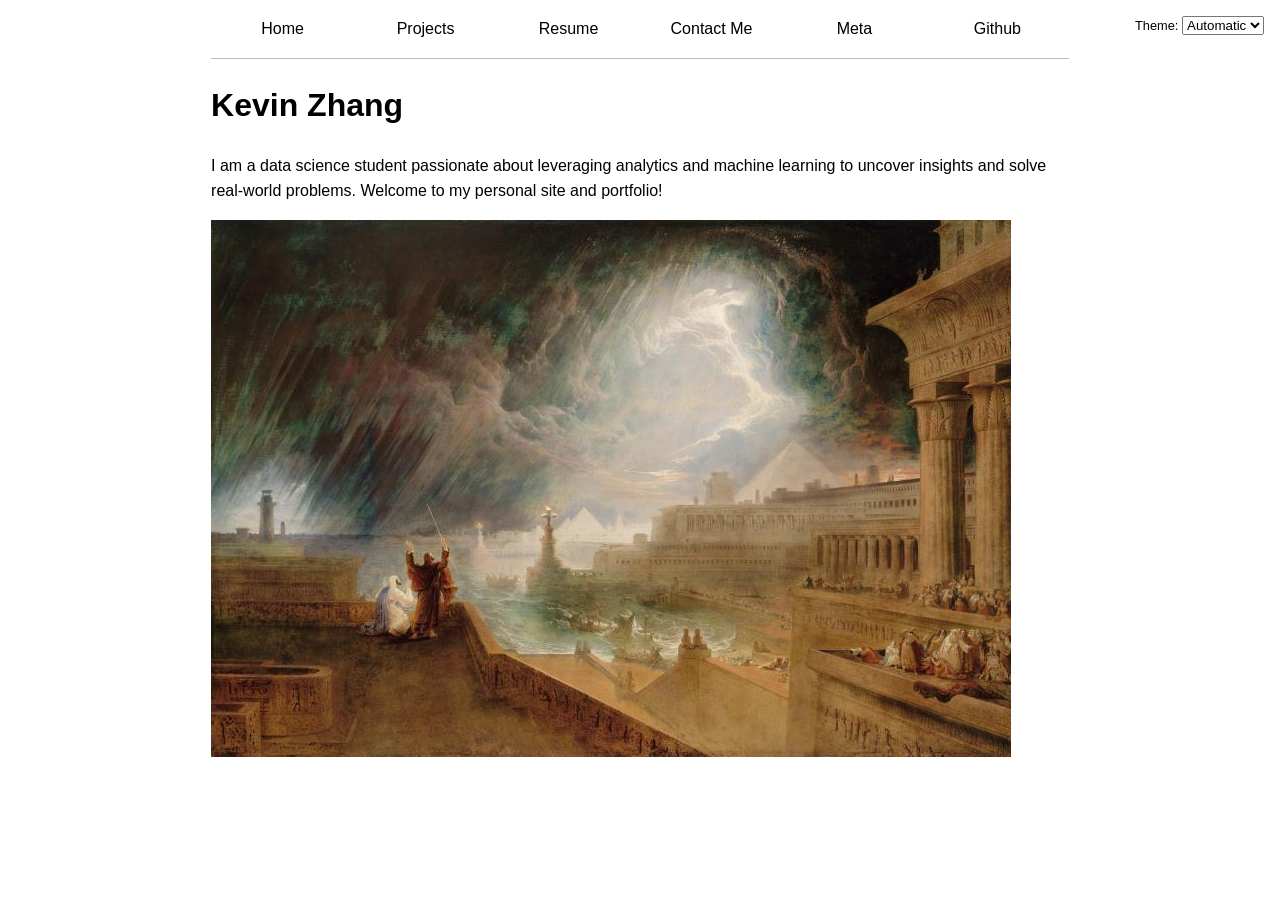
<file: index.html>
<!DOCTYPE html>
<html lang="en" class = "home">
<head>
    <meta charset="UTF-8">
    <meta name="viewport" content="width=device-width, initial-scale=1.0">
    <title>Kevin Zhang: Personal Site and Portfolio</title>
    <link rel="stylesheet" href="styles.css">
    <script type="module" src="global.js"></script>
    <style>
        /* Root styles */
        :root {
            --color-accent: oklch(65% 50% 0); /* Accent color */
            --color-border: oklch(80% 3% 200); /* Cool gray for borders */
        }

        body {
            font-family: Arial, sans-serif;
            line-height: 1.6;
            max-width: 100ch;
            margin-inline: max(1em, (100% - 100ch) / 2);
            padding-inline: 1em;
        }

        nav {
            display: flex; /* Enable Flexbox */
            justify-content: space-between; /* Space out links evenly */
            margin-bottom: 1em;
            border-bottom: 1px solid var(--color-border); /* Bottom border */
            padding-bottom: 0.5em;
        }

        nav a {
            flex: 1; /* Make links take equal space */
            text-align: center; /* Center text in each link */
            text-decoration: none; /* Remove underline */
            color: inherit; /* Use the same text color as parent */
            padding: 0.5em; /* Add spacing around links */
        }

        nav a:hover {
            border-bottom: 0.4em solid var(--color-accent); /* Accent color on hover */
        }

        .current {
            border-bottom: 0.4em solid var(--color-border); /* Thicker border for current page */
            padding-bottom: 0.1em; /* Adjust padding to counter border height */
        }
    </style>
</head>
<body>
    <h1>Kevin Zhang</h1>

    <p>I am a data science student passionate about leveraging analytics and 
        machine learning to uncover insights and solve real-world problems. Welcome to my personal site and portfolio!</p>
    <img src="images/plague.jpg" alt="A depiction of the seventh plague from the Book of Exodus">
</body>
</html>
</file>
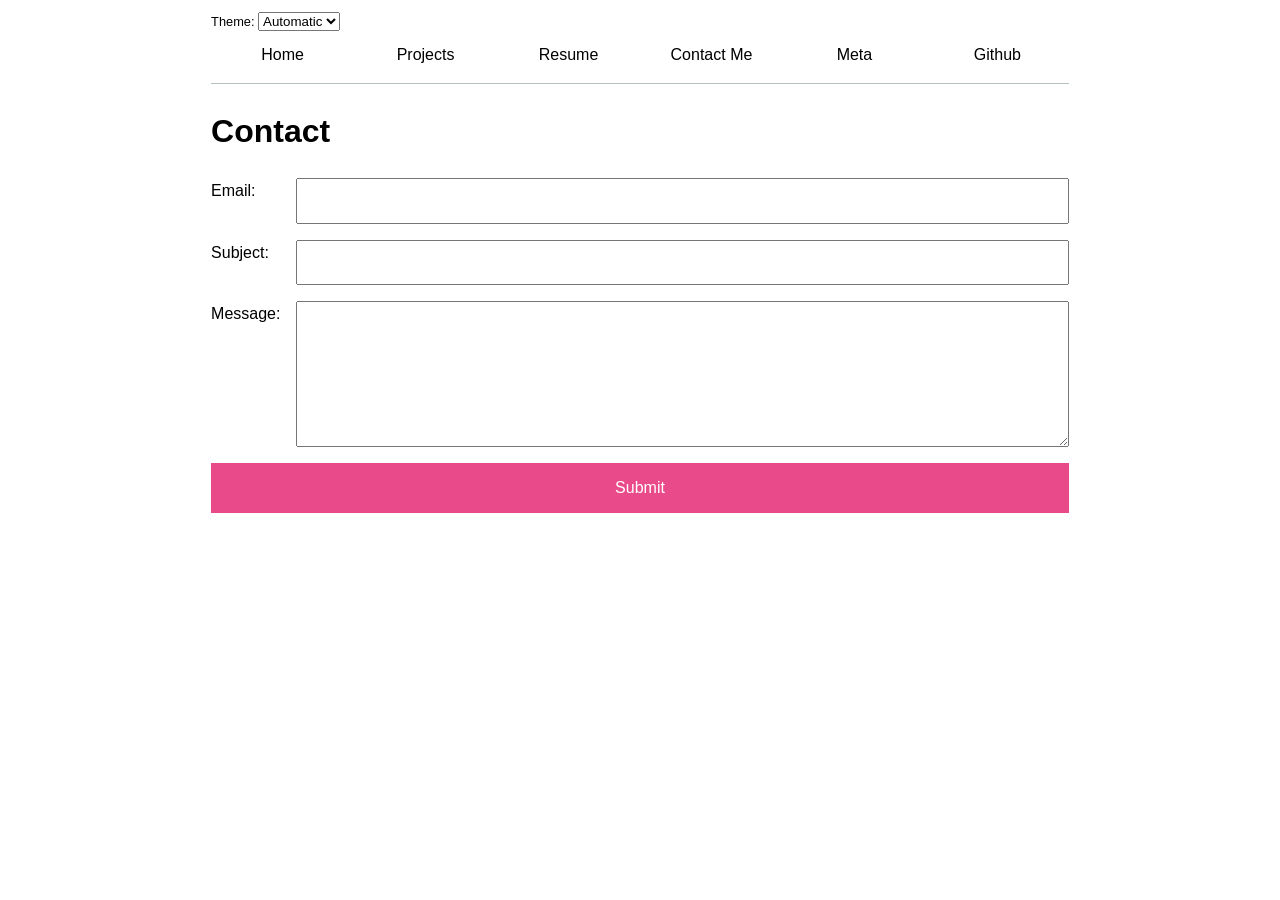
<file: contact/index.html>
<!DOCTYPE html>
<html lang="en">
<head>
    <meta charset="UTF-8">
    <meta name="viewport" content="width=device-width, initial-scale=1.0">
    <title>Contact</title>
    <link rel="stylesheet" href="../styles.css">
    <script type="module" src="../global.js"></script>
    <style>
        /* Root styles */
        :root {
            --color-accent: oklch(65% 50% 0); /* Accent color */
            --color-border: oklch(80% 3% 200); /* Cool gray for borders */
        }

        body {
            font-family: Arial, sans-serif;
            line-height: 1.6;
            max-width: 100ch;
            margin-inline: max(1em, (100% - 100ch) / 2);
            padding-inline: 1em;
        }

        nav {
            display: flex; /* Enable Flexbox */
            justify-content: space-between; /* Space out links evenly */
            margin-bottom: 1em;
            border-bottom: 1px solid var(--color-border); /* Bottom border */
            padding-bottom: 0.5em;
        }

        nav a {
            flex: 1; /* Make links take equal space */
            text-align: center; /* Center text in each link */
            text-decoration: none; /* Remove underline */
            color: inherit; /* Use the same text color as parent */
            padding: 0.5em; /* Add spacing around links */
        }

        nav a:hover {
            border-bottom: 0.4em solid var(--color-accent); /* Accent color on hover */
        }

        .current {
            border-bottom: 0.4em solid var(--color-border); /* Thicker border for current page */
            padding-bottom: 0.1em; /* Adjust padding to counter border height */
        }

        form {
            display: grid; /* Enable grid layout */
            grid-template-columns: auto 1fr; /* Two columns: label and input field */
            gap: 1em; /* Spacing between elements */
            max-width: 100%; /* Ensure it adapts to the container */
            box-sizing: border-box;
        }

        label {
            display: contents; /* Let label text and input field align with the grid */
        }

        input, textarea, button {
            font: inherit; /* Match the font with the rest of the page */
            width: 100%; /* Full width for inputs and text areas */
            padding: 0.5em; /* Add padding for better usability */
            box-sizing: border-box; /* Ensure padding and border are included in width */
        }

        button {
            grid-column: 1 / -1; /* Span the button across both columns */
            padding: 0.75em; /* Additional padding for larger buttons */
            background-color: var(--color-accent);
            color: white;
            border: none;
            cursor: pointer;
        }

        button:hover {
            background-color: var(--color-border); /* Subtle hover effect */
        }

        .color-scheme {
            position: relative; /* Position relative to <body> */
            top: 1rem; /* Offset from the top */
            right: 1rem; /* Offset from the right */
            font-size: 80%; /* Consistent font size */
            font-family: inherit; /* Match the font of the page */
        }

    </style>
</head>
<body>
    <h1>Contact</h1>
    
    <form action="mailto:your_email@example.com" method="POST" enctype="text/plain">
        <label for="email">Email:</label>
        <input type="email" id="email" name="email" required>

        <label for="subject">Subject:</label>
        <input type="text" id="subject" name="subject" required>

        <label for="body">Message:</label>
        <textarea id="body" name="body" rows="5" cols="30" required></textarea>

        <button type="submit">Submit</button>
    </form>
</body>
</html>
</file>
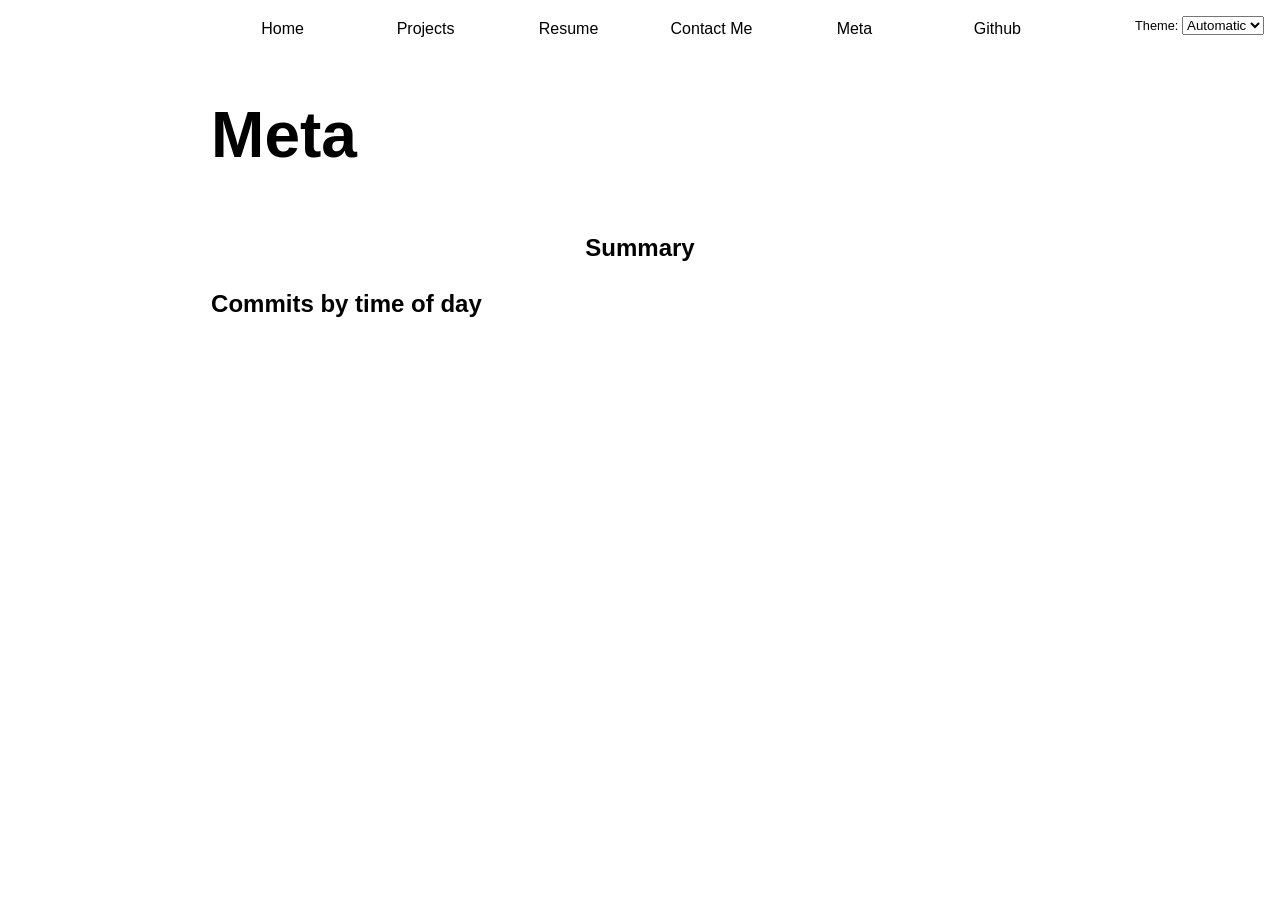
<file: meta/index.html>
<!DOCTYPE html>
<html lang="en">
<head>
    <meta charset="UTF-8">
    <meta name="viewport" content="width=device-width, initial-scale=1.0">
    <title>Meta</title>
    <link rel="stylesheet" href="../styles.css">
    <script src="https://d3js.org/d3.v7.min.js"></script>
    <script type="module" src="../global.js"></script>
    <script type="module" src="main.js"></script>

    <style>
        /* General styles for body */
        body {
            font-family: Arial, sans-serif;
            line-height: 1.6;
            max-width: 100ch;
            margin-inline: max(1em, (100% - 100ch) / 2);
            padding-inline: 1em;
        }

        /* Navigation bar styles */
        nav {
            display: flex;
            justify-content: space-between;
            margin-bottom: 1em;
            border-bottom: 1px solid var(--color-border); /* Use CSS variable */
            padding-bottom: 0.5em;
        }


        nav a {
            flex: 1;
            text-align: center;
            text-decoration: none;
            color: inherit;
            padding: 0.5em;
        }

        nav a:hover {
            border-bottom: 0.4em solid #f06;
        }

        .current {
            border-bottom: 0.4em solid #ccc;
            padding-bottom: 0.1em;
        }

        /* Headings */
        h1 {
            font-size: 400%; /* Make h1 significantly larger */
            margin-bottom: 1em;
            line-height: 1.1;
            text-wrap: balance;
        }

        h2 {
            font-size: 1.5em;
            margin: 0;
            line-height: 1.1;
            text-wrap: balance;
        }

        /* Projects grid layout */
        .projects {
            display: grid;
            grid-template-columns: repeat(auto-fill, minmax(15em, 1fr)); /* Responsive grid */
            gap: 1em; /* Space between articles */
        }

        .projects article {
            display: grid; /* Subgrid layout for article content */
            grid-template-rows: subgrid;
            grid-row: span 3; /* Each article spans 3 rows */
            background-color: #f9f9f9;
            padding: 1em;
            border: 1px solid #ccc;
            border-radius: 8px;
            box-sizing: border-box;
        }

        .projects img {
            max-width: 100%; /* Ensure images fit within their containers */
            height: auto;
            margin-bottom: 0.5em;
        }

        .projects p {
            margin: 0;
        }
    </style>
</head>
<body>
    <header>
        <h1>Meta</h1>
    </header>

    <div id="stats" class="summary-container">
        <h2>Summary</h2>
        <div class="summary-grid"></div>
      </div>
    
    <h2>Commits by time of day</h2>
    <div id="chart"></div>

    <dl id="commit-tooltip" class="tooltip">
        <dt>Commit</dt>
        <dd>
          <a href="" id="commit-link" target="_blank"></a>
        </dd>
      
        <dt>Date</dt>
        <dd id="commit-date"></dd>
      
        <dt>Time</dt>
        <dd id="commit-time"></dd>
      
        <dt>Author</dt>
        <dd id="commit-author"></dd>
      
        <dt>Lines Edited</dt>
        <dd id="commit-lines"></dd>
      </dl>
    
      <div id="selection-count"></div>
      <div id="language-breakdown"></div>
      


</body>
</html>
</file>
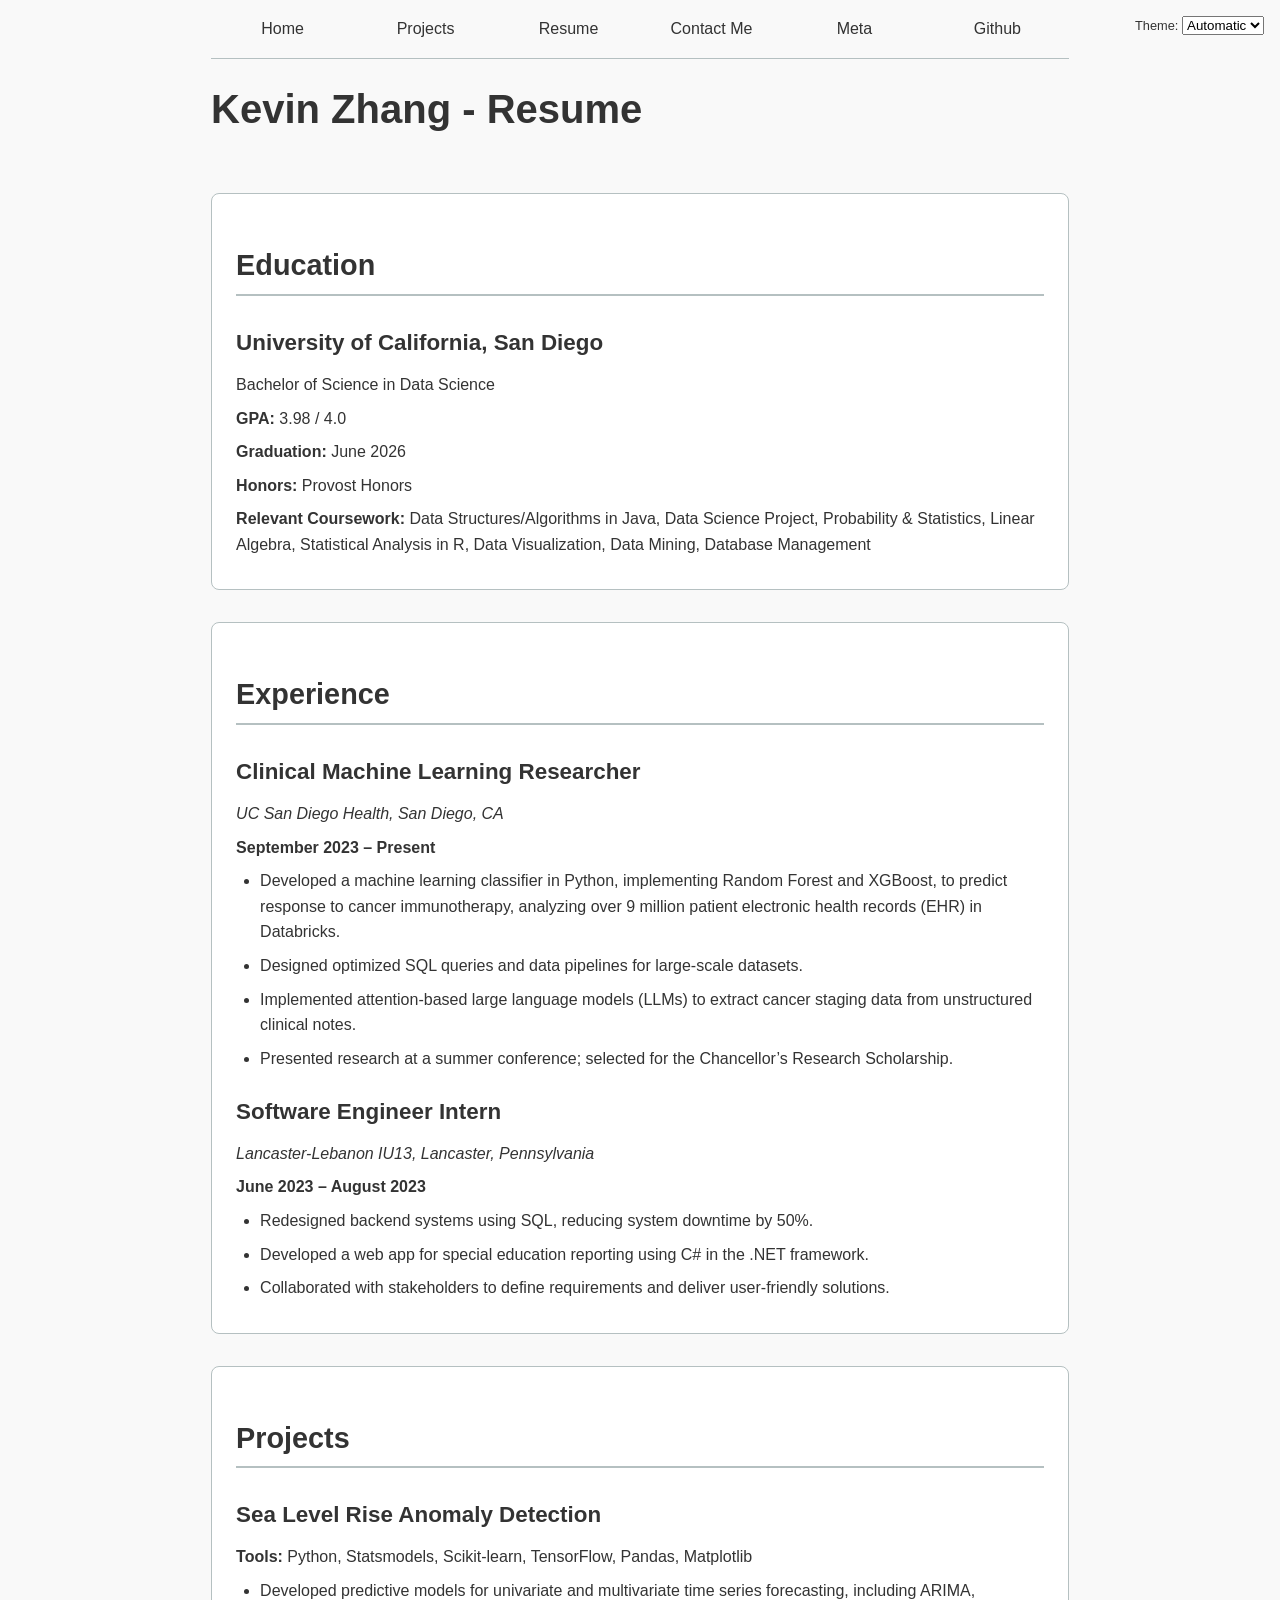
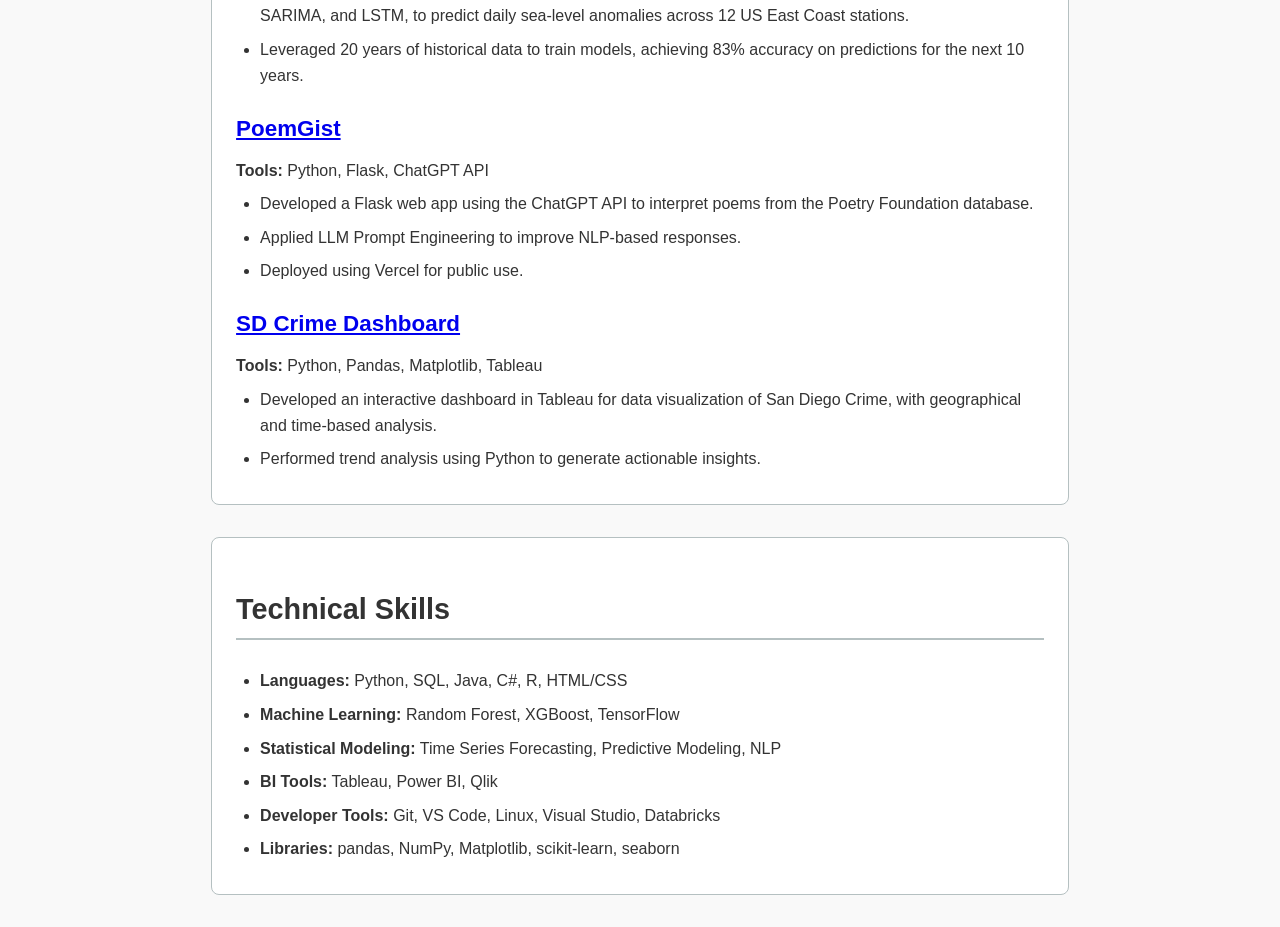
<file: resume/index.html>
<!DOCTYPE html>
<html lang="en">
<head>
    <meta charset="UTF-8">
    <meta name="viewport" content="width=device-width, initial-scale=1.0">
    <title>Resume</title>
    <link rel="stylesheet" href="../styles.css">
    <script type="module" src="../global.js"></script>
    <style>
        /* Root styles */
        :root {
            --color-accent: oklch(65% 50% 0); /* Accent color */
            --color-border: oklch(80% 3% 200); /* Cool gray for borders */
            --color-background: #f9f9f9; /* Light background color */
        }

        body {
            font-family: Arial, sans-serif;
            line-height: 1.6;
            max-width: 100ch;
            margin-inline: max(1em, (100% - 100ch) / 2);
            padding-inline: 1em;
            background-color: var(--color-background);
            color: #333;
        }

        /* Navigation bar styles */
        nav {
            display: flex; /* Enable Flexbox */
            justify-content: space-between; /* Space out links evenly */
            margin-bottom: 1em;
            border-bottom: 1px solid var(--color-border); /* Bottom border */
            padding-bottom: 0.5em;
        }

        nav a {
            flex: 1; /* Make links take equal space */
            text-align: center; /* Center text in each link */
            text-decoration: none; /* Remove underline */
            color: inherit; /* Use the same text color as parent */
            padding: 0.5em; /* Add spacing around links */
        }

        nav a:hover {
            border-bottom: 0.4em solid var(--color-accent); /* Accent color on hover */
        }

        .current {
            border-bottom: 0.4em solid var(--color-border); /* Thicker border for current page */
            padding-bottom: 0.1em; /* Adjust padding to counter border height */
        }

        /* Section and headings */
        main section {
            margin-bottom: 2em;
            background: white;
            padding: 1.5em;
            border-radius: 8px;
            border: 1px solid var(--color-border);
        }

        h1 {
            font-size: 2.5em;
            margin-bottom: 1.5em;
            line-height: 1.2;
        }

        h2 {
            font-size: 1.8em;
            border-bottom: 2px solid var(--color-border);
            padding-bottom: 0.2em;
            margin-bottom: 1em;
        }

        h3 {
            font-size: 1.4em;
            margin-bottom: 0.5em;
        }

        p, ul {
            margin: 0.5em 0;
        }

        ul {
            padding-left: 1.5em;
            list-style-type: disc;
        }

        li {
            margin-bottom: 0.5em;
        }
    </style>
</head>
<body>
    <h1>Kevin Zhang - Resume</h1>

    <main>
        <section>
            <header>
                <h2>Education</h2>
            </header>
            <article>
                <h3>University of California, San Diego</h3>
                <p>Bachelor of Science in Data Science</p>
                <p><strong>GPA:</strong> 3.98 / 4.0</p>
                <p><strong>Graduation:</strong> June 2026</p>
                <p><strong>Honors:</strong> Provost Honors</p>
                <p><strong>Relevant Coursework:</strong> Data Structures/Algorithms in Java, Data Science Project, Probability & Statistics, Linear Algebra, Statistical Analysis in R, Data Visualization, Data Mining, Database Management</p>
            </article>
        </section>

        <section>
            <header>
                <h2>Experience</h2>
            </header>
            <article>
                <h3>Clinical Machine Learning Researcher</h3>
                <p><em>UC San Diego Health, San Diego, CA</em></p>
                <p><strong>September 2023 – Present</strong></p>
                <ul>
                    <li>Developed a machine learning classifier in Python, implementing Random Forest and XGBoost, to predict response to cancer immunotherapy, analyzing over 9 million patient electronic health records (EHR) in Databricks.</li>
                    <li>Designed optimized SQL queries and data pipelines for large-scale datasets.</li>
                    <li>Implemented attention-based large language models (LLMs) to extract cancer staging data from unstructured clinical notes.</li>
                    <li>Presented research at a summer conference; selected for the Chancellor’s Research Scholarship.</li>
                </ul>
            </article>
            <article>
                <h3>Software Engineer Intern</h3>
                <p><em>Lancaster-Lebanon IU13, Lancaster, Pennsylvania</em></p>
                <p><strong>June 2023 – August 2023</strong></p>
                <ul>
                    <li>Redesigned backend systems using SQL, reducing system downtime by 50%.</li>
                    <li>Developed a web app for special education reporting using C# in the .NET framework.</li>
                    <li>Collaborated with stakeholders to define requirements and deliver user-friendly solutions.</li>
                </ul>
            </article>
        </section>

        <section>
            <header>
                <h2>Projects</h2>
            </header>
            <article>
                <h3>Sea Level Rise Anomaly Detection</h3>
                <p><strong>Tools:</strong> Python, Statsmodels, Scikit-learn, TensorFlow, Pandas, Matplotlib</p>
                <ul>
                    <li>Developed predictive models for univariate and multivariate time series forecasting, including ARIMA, SARIMA, and LSTM, to predict daily sea-level anomalies across 12 US East Coast stations.</li>
                    <li>Leveraged 20 years of historical data to train models, achieving 83% accuracy on predictions for the next 10 years.</li>
                </ul>
            </article>
            <article>
                <h3><a href="https://poem-gist.vercel.app/">PoemGist</a></h3>
                <p><strong>Tools:</strong> Python, Flask, ChatGPT API</p>
                <ul>
                    <li>Developed a Flask web app using the ChatGPT API to interpret poems from the Poetry Foundation database.</li>
                    <li>Applied LLM Prompt Engineering to improve NLP-based responses.</li>
                    <li>Deployed using Vercel for public use.</li>
                </ul>
            </article>
            <article>
                <h3><a href="https://public.tableau.com/app/profile/sarah.he8574/viz/SanDiegoCrimeAnalysis_17214224864360/SanDiegoCrimeAnalysis">SD Crime Dashboard</a></h3>
                <p><strong>Tools:</strong> Python, Pandas, Matplotlib, Tableau</p>
                <ul>
                    <li>Developed an interactive dashboard in Tableau for data visualization of San Diego Crime, with geographical and time-based analysis.</li>
                    <li>Performed trend analysis using Python to generate actionable insights.</li>
                </ul>
            </article>
        </section>

        <section>
            <header>
                <h2>Technical Skills</h2>
            </header>
            <ul>
                <li><strong>Languages:</strong> Python, SQL, Java, C#, R, HTML/CSS</li>
                <li><strong>Machine Learning:</strong> Random Forest, XGBoost, TensorFlow</li>
                <li><strong>Statistical Modeling:</strong> Time Series Forecasting, Predictive Modeling, NLP</li>
                <li><strong>BI Tools:</strong> Tableau, Power BI, Qlik</li>
                <li><strong>Developer Tools:</strong> Git, VS Code, Linux, Visual Studio, Databricks</li>
                <li><strong>Libraries:</strong> pandas, NumPy, Matplotlib, scikit-learn, seaborn</li>
            </ul>
        </section>
    </main>
</body>
</html>
</file>
<file: styles.css>
body {
    /* Set line height to 1.5 times the font size
         and use the OS’s UI font as the website font
       */
    font: 100%/1.5 system-ui;
  }

  nav {
    --border-color: oklch(50% 10% 200 / 40%); /* A darker, semi-transparent color */
    border-bottom: 2px solid var(--border-color); /* Apply the border color */
    
    /* Other styles */
  }
  

html {
  color-scheme: light dark; /* Enable automatic color scheme switching */
  border-bottom-color: var(--border-color);
}

.color-scheme {
  position: absolute;
  top: 1rem;
  right: 1rem;
  font-size: 80%; /* Smaller font */
  font-family: inherit; /* Ensure consistent font */
}

.stats {
  font-family: Arial, sans-serif;
  margin-top: 20px;
  border: 1px solid #ddd;
  padding: 10px;
  width: fit-content;
  background-color: #f9f9f9;
  border-radius: 5px;
}

.stats dl {
  display: grid;
  grid-template-columns: auto auto;
  gap: 10px;
}

.stats dt {
  font-weight: bold;
}

.stats dd {
  margin: 0;
  text-align: right;
}
/* Summary Container */
.summary-container {
  width: 100%;
  max-width: 800px;
  margin: 20px auto;
  text-align: center;
}

/* Grid Layout for Summary */
.summary-grid {
  display: grid;
  grid-template-columns: repeat(6, 1fr); /* Adjust based on the number of stats */
  gap: 20px;
  justify-content: center;
  align-items: center;
  margin-top: 10px;
}

/* Each Stat Block */
.stat-item {
  display: flex;
  flex-direction: column;
  align-items: center;
  justify-content: center;
}

/* Label Styling */
.stat-label {
  font-size: 12px;
  text-transform: uppercase;
  color: #666;
  letter-spacing: 1px;
  font-weight: bold;
}

/* Value Styling */
.stat-value {
  font-size: 28px;
  font-weight: bold;
  color: black;
}

.gridlines line {
  stroke: lightgray;
  stroke-opacity: 1;
  stroke-dasharray: 4 4; /* Optional: Makes dashed gridlines */
}

/* Grid layout for <dl> with class "info" */
dl.info {
  display: grid;
  grid-template-columns: auto 1fr; /* Labels on the left, values on the right */
  gap: 0.5em; /* Spacing between elements */
  margin: 0;
}

dl.info dt {
  font-weight: bold;
  color: gray; /* Less prominent label styling */
}

dl.info dd {
  margin: 0; /* Remove default margin */
  font-weight: normal;
}

/* Tooltip Styling */
.tooltip {
  position: fixed;
  top: 0;
  left: 0;
  background: rgba(255, 255, 255, 0.9); /* Semi-transparent white */
  box-shadow: 0 2px 8px rgba(0, 0, 0, 0.2); /* Soft shadow for elevation */
  border-radius: 6px; /* Rounded corners */
  padding: 10px; /* Spacing inside */
  backdrop-filter: blur(5px); /* Frosted glass effect */
  font-size: 14px;
  color: #333;
  display: none; /* Hidden by default */
  pointer-events: none; /* Prevents interfering with hover */
}

#selection-count {
  font-size: 1rem;
  margin-bottom: 0.5rem;
  font-weight: bold;
}

#language-breakdown {
  margin-top: 1rem;
  font-size: 1rem;
}

/* Definition list styling */
#language-breakdown dl {
  display: flex;
  flex-wrap: wrap;
  gap: 1rem 2rem;
}

#language-breakdown dt {
  font-weight: bold;
}

#language-breakdown dd {
  margin: 0 0 0.5rem 0;
}



/* Tooltip Labels */
.tooltip dt {
  font-weight: bold;
  color: #666; /* Less prominent than values */
}

/* Tooltip Values */
.tooltip dd {
  margin: 0;
  font-weight: normal;
  color: #222; /* Darker for readability */
}


/* Circle hover effects */
circle {
  transition: 200ms;
  transform-origin: center;
  transform-box: fill-box;
}

circle:hover {
  transform: scale(1.5);
}

@keyframes marching-ants {
  to {
    stroke-dashoffset: -8; /* 5 + 3 */
  }
}

.selection {
  fill-opacity: 0.1;
  stroke: black;
  stroke-opacity: 0.7;
  stroke-dasharray: 5 3;
  animation: marching-ants 2s linear infinite;
}

circle.selected {
  fill: #ff6b6b;
}
</file>
